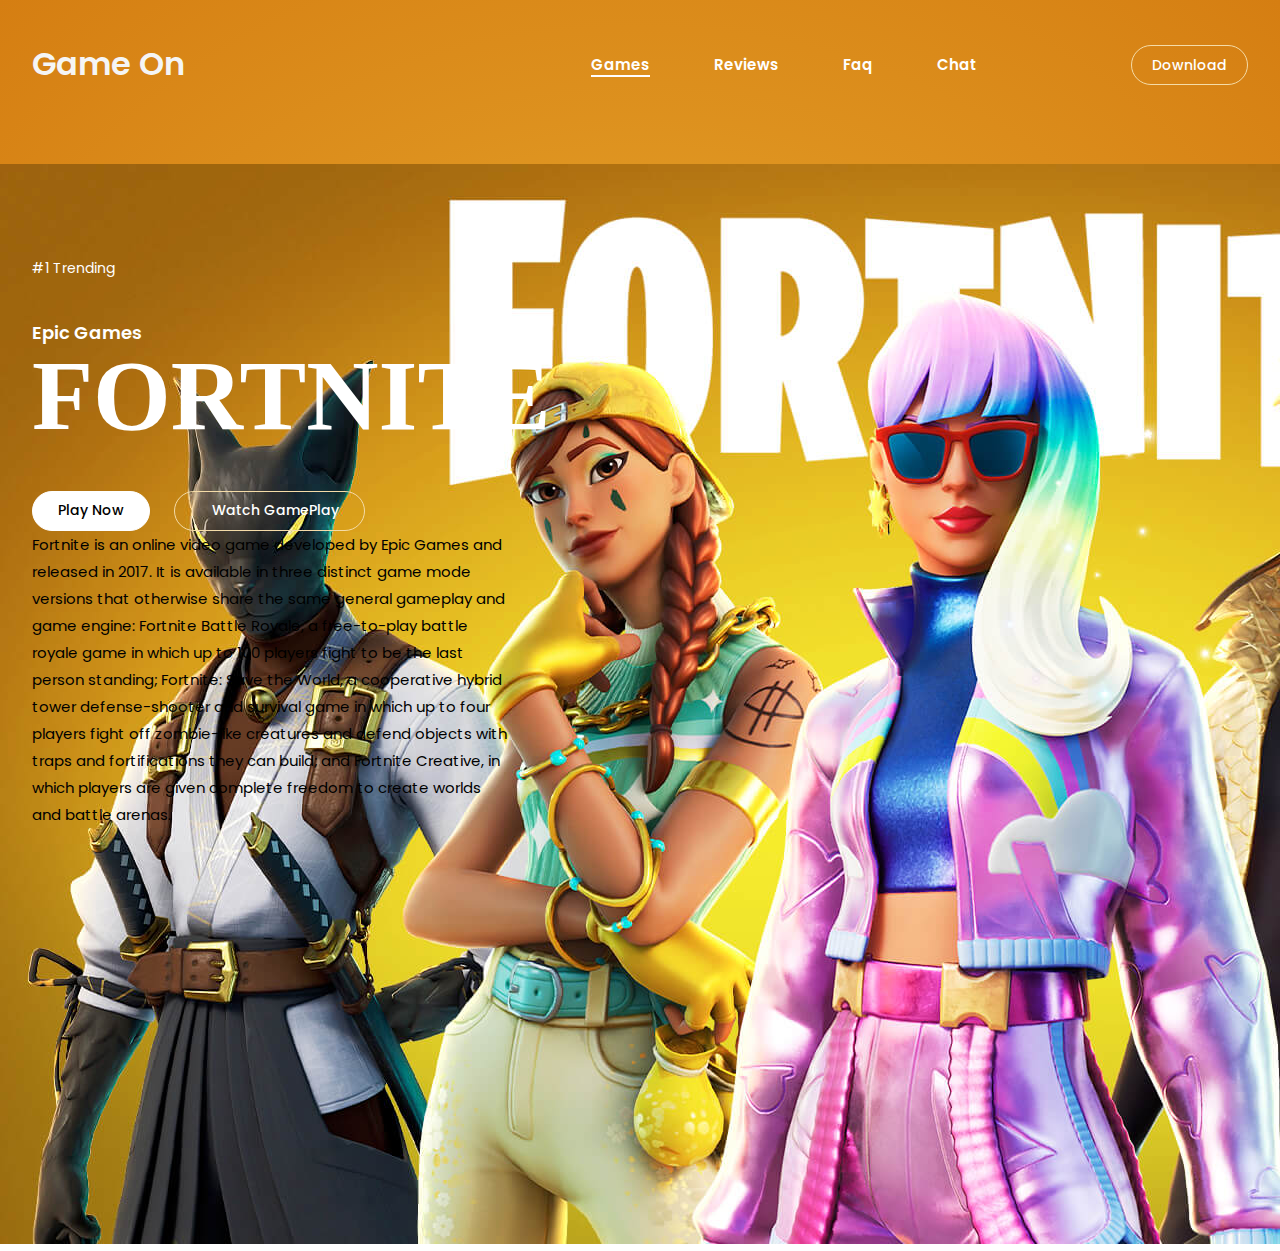
<file: index.html>
<!DOCTYPE html>
<html lang="en">
<head>
    <meta charset="UTF-8">
    <meta http-equiv="X-UA-Compatible" content="IE=edge">
    <meta name="viewport" content="width=device-width, initial-scale=1.0">
    <title>Gaming website</title>
    <link rel="stylesheet" href="css/style.css">
    <link rel="preconnect" href="https://fonts.googleapis.com">
<link rel="preconnect" href="https://fonts.gstatic.com" crossorigin>
<link href="https://fonts.googleapis.com/css2?family=Mochiy+Pop+One&family=Poppins:wght@100;200;300;400;500;600;700;800;900&display=swap" rel="stylesheet">
<link rel="stylesheet" href="https://cdnjs.cloudflare.com/ajax/libs/font-awesome/6.2.1/css/all.min.css" integrity="sha512-MV7K8+y+gLIBoVD59lQIYicR65iaqukzvf/nwasF0nqhPay5w/9lJmVM2hMDcnK1OnMGCdVK+iQrJ7lzPJQd1w==" crossorigin="anonymous" referrerpolicy="no-referrer" />
</head>
<body>
    <section class="hero">
        <div class="main-width">
            <header>
    <div class="logo">
        <h2><a href="#">Game On </a></h2>
    </div>
    <nav> 
        <ul>
            <li class="active"> <a href="http://127.0.0.1:5500/assets/sec.html#" target="_blank"> Games</a></li>
            <li> <a href="https://www.youtube.com/@MRINDGAMEING" target="_blank"> Reviews</a></li>
            <li> <a href="#"> Faq</a></li>
            <li> <a href="https://www.youtube.com/watch?v=yDqUROnm4EY" target="_blank"> Chat</a></li>
            <li class="btn"> <a href="#"> Download</a></li>
        </ul>
    </nav>
            </header>
            <div class="content">
                <div class="main-text">
   <h6>#1 Trending</h6>
   <h3> Epic Games</h3>
   <h1> FORTNITE</h1>
   <a href="#"> Play Now</a>
   <a herf="#" class="cta"><i class="fa-solid fa-play"></i> Watch GamePlay </a>     
   <p>Fortnite is an online video game developed by Epic Games and released in 2017. It is available in three distinct game mode versions that otherwise share the same general gameplay and game engine: Fortnite Battle Royale, a free-to-play battle royale game in which up to 100 players fight to be the last person standing; Fortnite: Save the World, a cooperative hybrid tower defense-shooter and survival game in which up to four players fight off zombie-like creatures and defend objects with traps and fortifications they can build; and Fortnite Creative, in which players are given complete freedom to create worlds and battle arenas.

    </p>            
    </div>
<div class="social">
    <a href="https://idioms.thefreedictionary.com/have+game" target="_blank"><i class="fa-brands fa-windows"></i> </a>
    <a href="https://idioms.thefreedictionary.com/have+game" target="_blank"> <i class="fa-brands fa-apple"></i></a>
    <a href="https://idioms.thefreedictionary.com/have+game" target="_blank"> <i class="fa-solid fa-n"></i></a>
    <a href="https://idioms.thefreedictionary.com/have+game" target="_blank"> <i class="fa-brands fa-android"></i></a>
    <a href="https://www.playstation.com/en-in/" target="_blank"> <i class="fa-brands fa-playstation"></i></a>
    <a href="https://www.xbox.com/en-IN/" target="_blank"> <i class="fa-brands fa-xbox"></i></a>
</div>
<div class="image">
    <img src="image/fortnite-creative-v23-00-update-social-1920x1080-26f201c16e74.jpg">
</div>
            </div>
        </div>
    </section>
</body>
</html>
</file>
<file: css/style.css>
*{
    padding: 0;
    margin: 0;
    box-sizing: border-box;
font-family: 'Poppins', sans-serif;
}
body{
 overflow-x: hidden;
}
.main-width{
    max-width: 95%;
    margin: 0 auto;
}
.hero{
    height: 100%;
    width: 100%;
    min-height: 100vh;
    background: radial-gradient(#f9d349,20%,#d57e12 );
    position: relative;
}
.hero header .logo h2 a{
    display: block;
    font-size: 32px;
    font-weight: 600;
    text-decoration: none;
    color: whitesmoke;
}
.hero header{
    display: flex;
    align-items: center;
    justify-content: space-between;
    padding: 40px 0 30px;
}
nav ul li{
    list-style: none;
    display: inline-block;
}
nav ul li a{
    text-decoration: none;
    color: white;
    margin-left: 60px;
    font-size: 15px;
    font-weight: 600;
    border-bottom: 2px solid transparent;
    transition: .4s;
}
nav ul li:not(:last-child) a:hover,
nav ul li:not(:last-child) a:focus{
    border-bottom: 3px solid white;
}
nav ul li.active a{
border-bottom: 2px solid white;
}
nav ul li.btn a{
    background: transparent;
    color: white;
    border: 1px solid #f5dca8;
    padding: 9px 20px;
    border-radius: 30px;
    line-height: 1.4;
    font-size: 14px;
    font-weight: 500;
    margin-left: 150px;
}
nav ul li.btn:hover a{
    border: 1px solid white;
    color: black;
    background: white;
    transition: .4s;
}
.content{
    padding-top: 140px;
}
.content .main-text{
    position: relative;
    z-index: 2;
    margin-bottom: 50px;
}
.content .main-text h6{
    font-size: 14px;
    font-weight: 400;
    color: white;
    margin-bottom: 40px;
}
.content .main-text h1{
     font-size: 100px;
     line-height: 1;
     color: white;
     margin: 0px 0px 45px;
     font-family: 'Permanent Marker'; cursive;
}
.content .main-text h3{
    font-size: 18px;
    font-weight: 600;
    color: white; 
}
.content .main-text p{
    max-width: 100%;
    width: 480px;
    color: black;
    line-height: 1.8;
    font-size: 15px;
    margin-bottom: 50px;
}
.content .main-text a{
    display: inline-block;
    text-decoration: none;
    color: black;
    background: white;
    border: 1px solid white;
    padding: 9px 25px; 
    line-height: 1.4;
    border-radius: 30px;
    font-size: 14px;
    font-weight: 500;
}
.content .main-text a:hover{
transform: scale(1.2);
border: 1px solid #f5dca8;
background: transparent;
color: white;
transition: .4s;
}
.content .main-text a.cta{
    border: 1px solid #f5dca8;
color: white;
background: transparent;
margin-left: 20px;
}
.content .main-text a.cta i{
    margin-right: 12px;
}
.content .main-text a.cta:hover{
    color: black;
    background: white;
    border: 1px solid white;
    transition: .4s;
}
.content .social{
    position: relative;
    z-index: 2;
    margin-top: 200px;
    padding-bottom: 40px;
}
.content .social a{
    display: inline-block;
    color: maroon;
    margin-right: 25px;
    font-size: 50px;
}
.content .social a:hover{
    transform: scale(1.2);
    transition: .4s;
    color:black;
}
.image{
    position: absolute;
    width: 100%;
    height: 85%;
    bottom: 0;
    right: 0;
    text-align: right;
}
.image img{
    height: 100;
}
</file>
